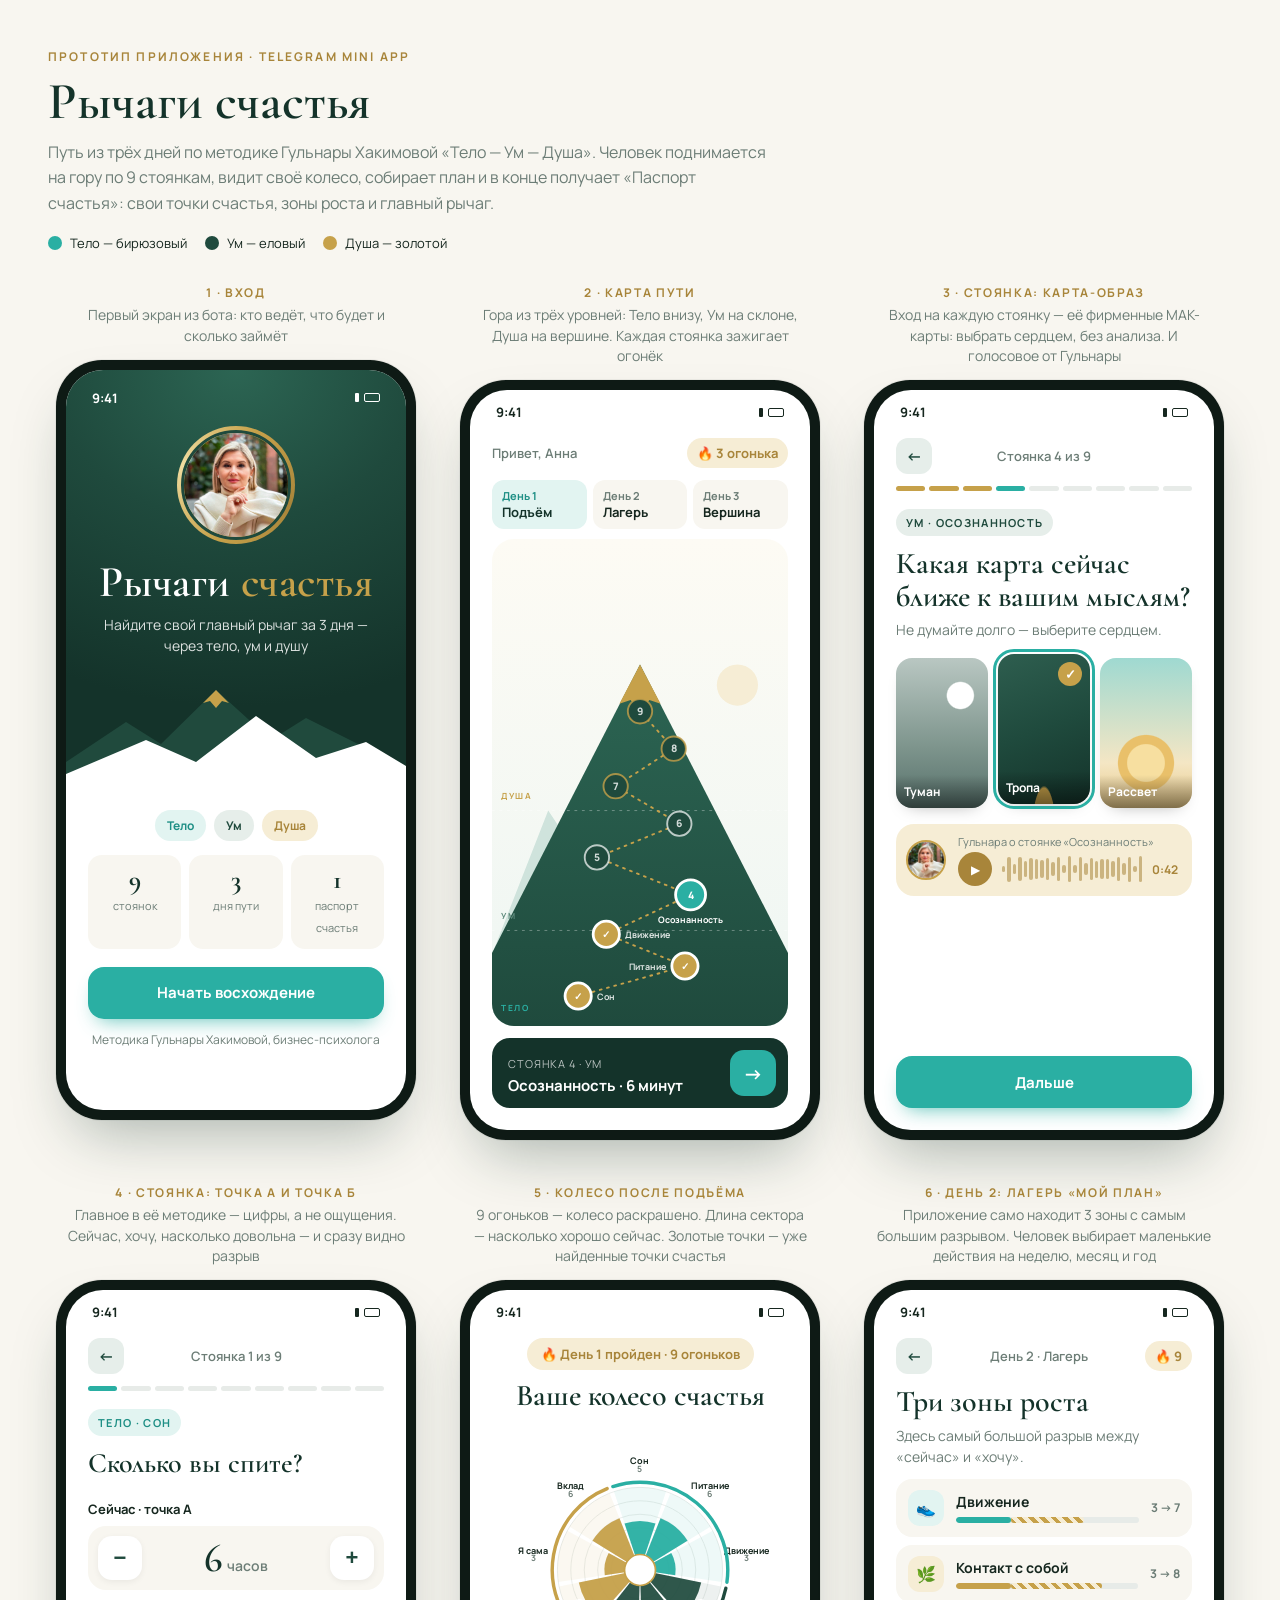
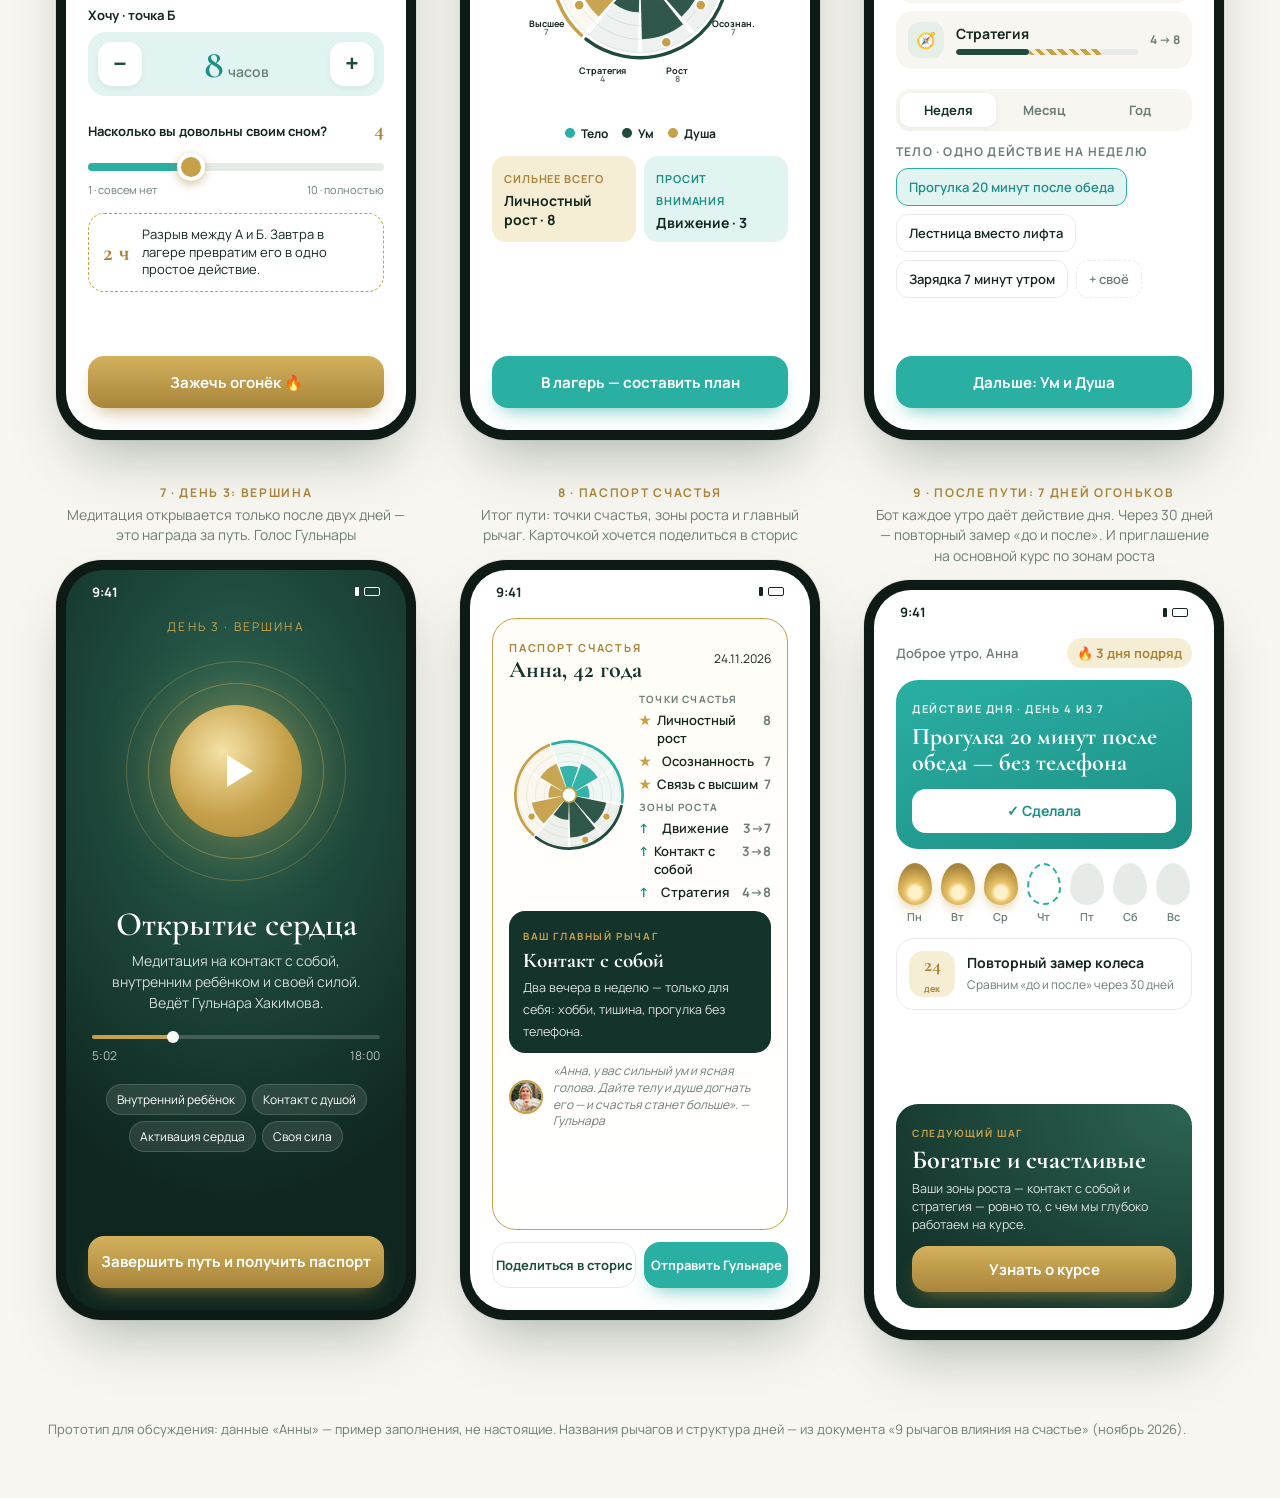
<file: index.html>
<!doctype html>
<html lang="ru">
<head>
<meta charset="utf-8">
<meta name="viewport" content="width=device-width, initial-scale=1">
<meta name="robots" content="noindex, nofollow">
<title>Рычаги счастья — прототип приложения</title>
<link rel="preconnect" href="https://fonts.googleapis.com">
<link href="https://fonts.googleapis.com/css2?family=Cormorant+Garamond:wght@500;600;700&family=Manrope:wght@400;500;600;700&display=swap" rel="stylesheet">
<style>
:root{
  --white:#FFFFFF; --paper:#F8F6F0;
  --tur:#2AAFA3; --tur-deep:#1E8F85; --tur-soft:#E2F4F1;
  --spruce:#1F4A3D; --spruce-deep:#14332A; --spruce-soft:#E6EEEA;
  --gold:#C6A14A; --gold-deep:#A8853A; --gold-soft:#F6EDD5;
  --ink:#16271F; --muted:#6C7D76; --line:#E7EBE8;
  --serif:'Cormorant Garamond', Georgia, serif;
  --sans:'Manrope', -apple-system, 'Segoe UI', sans-serif;
}
*{box-sizing:border-box;margin:0;padding:0}
body{font-family:var(--sans);background:var(--paper);color:var(--ink);-webkit-font-smoothing:antialiased}
.top{max-width:1240px;margin:0 auto;padding:48px 28px 8px}
.top .kicker{font-size:12px;letter-spacing:.18em;text-transform:uppercase;color:var(--gold-deep);font-weight:700}
.top h1{font-family:var(--serif);font-weight:600;font-size:52px;line-height:1.05;color:var(--spruce-deep);margin:10px 0 10px}
.top p{max-width:720px;color:var(--muted);font-size:16px;line-height:1.6}
.legend{display:flex;gap:18px;margin-top:18px;flex-wrap:wrap}
.legend span{display:flex;align-items:center;gap:8px;font-size:13px;color:var(--ink)}
.legend i{width:14px;height:14px;border-radius:50%;display:inline-block}

.gallery{max-width:1240px;margin:0 auto;padding:24px 28px 80px;display:grid;grid-template-columns:repeat(auto-fill,minmax(360px,1fr));gap:44px 28px;justify-items:center}
.slot{display:flex;flex-direction:column;align-items:center;gap:14px}
.cap{text-align:center;max-width:340px}
.cap b{display:block;font-size:12px;letter-spacing:.14em;text-transform:uppercase;color:var(--gold-deep)}
.cap span{display:block;font-size:14px;color:var(--muted);margin-top:4px;line-height:1.45}

.phone{width:360px;height:760px;border-radius:46px;background:#0E1A15;padding:10px;box-shadow:0 30px 60px -20px rgba(20,51,42,.35),0 0 0 1px rgba(0,0,0,.05)}
.screen{position:relative;width:100%;height:100%;border-radius:37px;overflow:hidden;background:var(--white);display:flex;flex-direction:column}
.status{height:44px;flex:none;display:flex;justify-content:space-between;align-items:center;padding:0 26px;font-size:13px;font-weight:700;color:var(--ink)}
.status.light{color:#fff}
.status .icons{display:flex;gap:5px;align-items:center}
.status .icons i{display:block;width:16px;height:9px;border-radius:2px;border:1.5px solid currentColor}
.status .icons s{display:block;width:4px;height:9px;background:currentColor;border-radius:1px;text-decoration:none}
.body{flex:1;overflow:hidden;padding:4px 22px 22px;display:flex;flex-direction:column}

.btn{display:flex;align-items:center;justify-content:center;gap:8px;height:52px;border-radius:16px;font-weight:700;font-size:15px;border:0;cursor:pointer;width:100%;font-family:var(--sans)}
.btn.tur{background:var(--tur);color:#fff;box-shadow:0 10px 20px -10px rgba(42,175,163,.8)}
.btn.gold{background:linear-gradient(180deg,#D4B15C,var(--gold-deep));color:#fff;box-shadow:0 10px 20px -10px rgba(168,133,58,.8)}
.btn.ghost{background:var(--white);color:var(--spruce);border:1.5px solid var(--line)}
.btn:active{transform:scale(.98)}

.navbar{display:flex;align-items:center;justify-content:space-between;margin-bottom:12px}
.navbar .back{width:36px;height:36px;border-radius:12px;background:var(--spruce-soft);display:grid;place-items:center;color:var(--spruce);font-weight:700}
.navbar .step{font-size:13px;color:var(--muted);font-weight:600}
.navbar .fire{display:flex;align-items:center;gap:6px;font-size:13px;font-weight:700;color:var(--gold-deep);background:var(--gold-soft);padding:6px 10px;border-radius:20px}
.segbar{display:grid;grid-template-columns:repeat(9,1fr);gap:4px;margin-bottom:18px}
.segbar i{height:5px;border-radius:3px;background:var(--line)}
.segbar i.done{background:var(--gold)}
.segbar i.now{background:var(--tur)}
.tag{display:inline-flex;align-self:flex-start;align-items:center;gap:6px;font-size:11px;letter-spacing:.12em;text-transform:uppercase;font-weight:700;padding:6px 10px;border-radius:20px}
.tag.tb{background:var(--tur-soft);color:var(--tur-deep)}
.tag.mind{background:var(--spruce-soft);color:var(--spruce)}
.tag.soul{background:var(--gold-soft);color:var(--gold-deep)}
h2.t{font-family:var(--serif);font-weight:600;font-size:30px;line-height:1.08;color:var(--spruce-deep);margin:12px 0 6px}
.sub{font-size:14px;color:var(--muted);line-height:1.5}

/* 1. Старт */
.hero{position:relative;height:420px;flex:none;background:radial-gradient(120% 80% at 50% 0%,#2C6553 0%,var(--spruce) 45%,var(--spruce-deep) 100%);color:#fff;display:flex;flex-direction:column;align-items:center;padding-top:6px;overflow:hidden}
.hero svg.mtn{position:absolute;left:0;right:0;bottom:0;width:100%}
.hero .ph{width:118px;height:118px;border-radius:50%;padding:4px;background:conic-gradient(from 200deg,var(--gold),#F0DCA0,var(--gold),var(--gold-deep),var(--gold));margin-top:6px;z-index:2}
.hero .ph img{width:100%;height:100%;border-radius:50%;object-fit:cover;border:3px solid var(--spruce)}
.hero .brand{font-family:var(--serif);font-size:44px;font-weight:600;letter-spacing:.01em;margin-top:16px;z-index:2;line-height:1}
.hero .brand em{color:var(--gold);font-style:normal}
.hero .slog{font-size:14px;opacity:.85;margin-top:10px;z-index:2;text-align:center;line-height:1.5;padding:0 30px}
.triad{display:flex;gap:8px;justify-content:center;margin:20px 0 14px}
.triad span{font-size:12px;font-weight:700;padding:7px 12px;border-radius:20px}
.facts{display:grid;grid-template-columns:repeat(3,1fr);gap:8px;margin-bottom:18px}
.facts div{background:var(--paper);border-radius:14px;padding:12px 6px;text-align:center}
.facts b{display:block;font-family:var(--serif);font-size:26px;color:var(--spruce-deep);line-height:1}
.facts small{font-size:11px;color:var(--muted)}
.author{font-size:12px;color:var(--muted);text-align:center;margin-top:12px}

/* 2. Карта пути */
.daybar{display:flex;gap:6px;margin-bottom:10px}
.daybar div{flex:1;border-radius:12px;padding:8px 10px;font-size:11px;font-weight:700;color:var(--muted);background:var(--paper)}
.daybar div b{display:block;font-size:13px;color:var(--ink)}
.daybar div.on{background:var(--tur-soft);color:var(--tur-deep)}
.daybar div.on b{color:var(--spruce-deep)}
.mapwrap{flex:1;position:relative;border-radius:22px;overflow:hidden;background:linear-gradient(180deg,#FDFBF4 0%,#EEF6F3 100%)}
.mapwrap svg{width:100%;height:100%;display:block}
.pulse{animation:pulse 1.8s ease-in-out infinite;transform-origin:center;transform-box:fill-box}
@keyframes pulse{0%,100%{opacity:.55;transform:scale(1)}50%{opacity:0;transform:scale(1.9)}}
.nextcard{margin-top:12px;display:flex;align-items:center;gap:12px;background:var(--spruce-deep);color:#fff;border-radius:18px;padding:12px 12px 12px 16px}
.nextcard .txt{flex:1}
.nextcard .txt small{font-size:11px;opacity:.7;letter-spacing:.08em;text-transform:uppercase}
.nextcard .txt b{display:block;font-size:15px;margin-top:2px}
.nextcard .go{width:46px;height:46px;border-radius:14px;background:var(--tur);display:grid;place-items:center;font-size:20px;font-weight:700}

/* 3. Карты-образы */
.cards{display:grid;grid-template-columns:repeat(3,1fr);gap:10px;margin:18px 0 16px}
.mak{position:relative;height:150px;border-radius:16px;overflow:hidden;cursor:pointer;box-shadow:0 8px 18px -12px rgba(0,0,0,.4);transition:.2s}
.mak span{position:absolute;left:0;right:0;bottom:0;padding:8px;font-size:12px;font-weight:700;color:#fff;background:linear-gradient(0deg,rgba(0,0,0,.45),transparent)}
.mak.sel{outline:3px solid var(--tur);outline-offset:2px;transform:translateY(-4px)}
.mak.sel::after{content:"✓";position:absolute;top:8px;right:8px;width:24px;height:24px;border-radius:50%;background:var(--gold);color:#fff;font-size:13px;font-weight:700;display:grid;place-items:center}
.m1{background:radial-gradient(circle at 70% 25%,#fff 0 10%,transparent 11%),linear-gradient(180deg,#B9C7C2,#7D948C 60%,#56706A)}
.m2{background:radial-gradient(ellipse at 50% 120%,#C6A14A 0 18%,transparent 19%),linear-gradient(160deg,#2E5E4F,#1F4A3D 50%,#14332A)}
.m3{background:radial-gradient(circle at 50% 70%,#F7DFA0 0 16%,#E9C06A 17% 24%,transparent 25%),linear-gradient(180deg,#9FD9D1,#F4E6C4 70%,#E8C987)}
.voice{display:flex;align-items:center;gap:12px;background:var(--gold-soft);border-radius:18px;padding:10px 14px 10px 10px;margin-bottom:auto}
.voice .av{width:40px;height:40px;border-radius:50%;object-fit:cover;border:2px solid var(--gold)}
.voice .play{width:34px;height:34px;border-radius:50%;background:var(--gold-deep);color:#fff;display:grid;place-items:center;font-size:12px;flex:none}
.wave{flex:1;display:flex;align-items:center;gap:2px;height:28px}
.wave i{flex:1;background:var(--gold-deep);border-radius:2px;opacity:.55}
.voice small{font-size:12px;color:var(--gold-deep);font-weight:700}
.voice .who{font-size:11px;color:var(--muted);display:block;margin-bottom:3px}

/* 4. Факт в цифрах */
.qlabel{font-size:13px;font-weight:700;color:var(--ink);margin:16px 0 8px}
.stepper{display:flex;align-items:center;justify-content:space-between;background:var(--paper);border-radius:18px;padding:10px}
.stepper button{width:44px;height:44px;border-radius:14px;border:0;background:var(--white);font-size:22px;color:var(--spruce);font-weight:700;box-shadow:0 2px 6px rgba(0,0,0,.06);cursor:pointer}
.stepper .v{font-family:var(--serif);font-size:40px;font-weight:600;color:var(--spruce-deep);line-height:1}
.stepper .v small{font-family:var(--sans);font-size:14px;color:var(--muted);font-weight:600;margin-left:4px}
.stepper.b{background:var(--tur-soft)}
.stepper.b .v{color:var(--tur-deep)}
.rng{margin-top:4px}
.rng input{width:100%;-webkit-appearance:none;appearance:none;height:8px;border-radius:5px;background:linear-gradient(90deg,var(--tur) 0%,var(--tur) var(--p,33%),var(--line) var(--p,33%));outline:none}
.rng input::-webkit-slider-thumb{-webkit-appearance:none;width:28px;height:28px;border-radius:50%;background:var(--gold);border:4px solid #fff;box-shadow:0 3px 10px rgba(168,133,58,.5);cursor:pointer}
.rng .scale{display:flex;justify-content:space-between;font-size:11px;color:var(--muted);margin-top:6px}
.rng .val{font-family:var(--serif);font-size:22px;color:var(--gold-deep);font-weight:700}
.gap{display:flex;align-items:center;gap:12px;margin:16px 0 auto;padding:12px 14px;border-radius:16px;border:1.5px dashed var(--gold)}
.gap b{font-family:var(--serif);font-size:24px;color:var(--gold-deep);white-space:nowrap}
.gap span{font-size:13px;color:var(--ink);line-height:1.35}

/* 5. Колесо */
.wheelbox{display:flex;justify-content:center;margin:6px 0 4px;position:relative}
.wkey{display:flex;justify-content:center;gap:14px;margin:6px 0 14px}
.wkey span{display:flex;align-items:center;gap:6px;font-size:12px;font-weight:700}
.wkey i{width:10px;height:10px;border-radius:50%}
.badge{align-self:center;display:inline-flex;align-items:center;gap:8px;background:var(--gold-soft);color:var(--gold-deep);font-weight:700;font-size:13px;border-radius:20px;padding:7px 14px;margin-bottom:6px}
.minirow{display:grid;grid-template-columns:1fr 1fr;gap:8px;margin-bottom:auto}
.minirow div{border-radius:14px;padding:10px 12px}
.minirow small{font-size:11px;font-weight:700;letter-spacing:.08em;text-transform:uppercase}
.minirow b{display:block;font-size:14px;margin-top:3px}

/* 6. Лагерь */
.zone{display:flex;align-items:center;gap:12px;padding:11px 12px;border-radius:16px;background:var(--paper);margin-bottom:8px}
.zone .ic{width:36px;height:36px;border-radius:12px;display:grid;place-items:center;font-size:16px;flex:none}
.zone .info{flex:1}
.zone .info b{font-size:14px;display:block}
.zone .bar{height:6px;border-radius:4px;background:var(--line);margin-top:6px;position:relative;overflow:hidden}
.zone .bar i{position:absolute;left:0;top:0;bottom:0;border-radius:4px}
.zone .bar s{position:absolute;top:0;bottom:0;border-radius:4px;background:repeating-linear-gradient(45deg,var(--gold) 0 4px,var(--gold-soft) 4px 8px);text-decoration:none}
.zone .ab{font-size:12px;font-weight:700;color:var(--muted);white-space:nowrap}
.tabs{display:flex;background:var(--paper);border-radius:14px;padding:4px;margin:12px 0 10px}
.tabs span{flex:1;text-align:center;font-size:13px;font-weight:700;padding:8px 0;border-radius:10px;color:var(--muted)}
.tabs span.on{background:var(--white);color:var(--spruce-deep);box-shadow:0 2px 6px rgba(0,0,0,.06)}
.chips{display:flex;flex-wrap:wrap;gap:8px;margin-bottom:auto}
.chip{font-size:13px;font-weight:600;padding:9px 12px;border-radius:12px;border:1.5px solid var(--line);color:var(--ink);cursor:pointer}
.chip.on{border-color:var(--tur);background:var(--tur-soft);color:var(--tur-deep)}
.chip.add{border-style:dashed;color:var(--muted)}
.minihead{font-size:12px;font-weight:700;letter-spacing:.1em;text-transform:uppercase;color:var(--muted);margin:2px 0 8px}

/* 7. Вершина */
.summit{background:radial-gradient(90% 60% at 50% 25%,#2F6B58 0%,var(--spruce) 40%,#0F2720 100%);color:#fff}
.summit .sun{position:relative;width:220px;height:220px;margin:26px auto 18px;display:grid;place-items:center}
.summit .sun .ring{position:absolute;inset:0;border-radius:50%;border:1.5px solid rgba(198,161,74,.35)}
.summit .sun .ring.r2{inset:22px;border-color:rgba(198,161,74,.5)}
.summit .sun .core{width:132px;height:132px;border-radius:50%;background:radial-gradient(circle at 40% 35%,#F5E2A6,var(--gold) 55%,var(--gold-deep));box-shadow:0 0 60px 10px rgba(198,161,74,.45);display:grid;place-items:center}
.summit .sun .core span{width:0;height:0;border-left:26px solid #fff;border-top:16px solid transparent;border-bottom:16px solid transparent;margin-left:8px}
.summit .lab{text-align:center;font-size:12px;letter-spacing:.18em;text-transform:uppercase;color:var(--gold)}
.summit h2{font-family:var(--serif);font-weight:600;font-size:34px;text-align:center;line-height:1.05;margin:8px 0}
.summit p{text-align:center;font-size:14px;opacity:.8;line-height:1.5;padding:0 6px}
.timeline{margin:22px 4px 0}
.timeline .tr{height:4px;background:rgba(255,255,255,.18);border-radius:3px;position:relative}
.timeline .tr i{position:absolute;left:0;top:0;bottom:0;width:28%;background:var(--gold);border-radius:3px}
.timeline .tr i::after{content:"";position:absolute;right:-6px;top:-4px;width:12px;height:12px;border-radius:50%;background:#fff}
.timeline .tt{display:flex;justify-content:space-between;font-size:12px;opacity:.7;margin-top:8px}
.themes{display:flex;flex-wrap:wrap;gap:6px;justify-content:center;margin:20px 0 auto}
.themes span{font-size:12px;padding:6px 10px;border-radius:20px;background:rgba(255,255,255,.1);border:1px solid rgba(255,255,255,.15)}

/* 8. Паспорт */
.passport{flex:1;border-radius:24px;border:1.5px solid var(--gold);background:linear-gradient(180deg,#FFFDF7,#fff);padding:16px 16px 14px;display:flex;flex-direction:column;position:relative}
.passport .ph{display:flex;align-items:center;justify-content:space-between}
.passport .ph small{font-size:11px;letter-spacing:.16em;text-transform:uppercase;color:var(--gold-deep);font-weight:700}
.passport .ph b{font-family:var(--serif);font-size:24px;color:var(--spruce-deep);display:block;line-height:1.05}
.pgrid{display:grid;grid-template-columns:120px 1fr;gap:10px;align-items:center;margin:8px 0 10px}
.plist{display:flex;flex-direction:column;gap:5px}
.plist small{font-size:10px;letter-spacing:.12em;text-transform:uppercase;font-weight:700;color:var(--muted);margin-top:2px}
.plist div{font-size:13px;font-weight:600;display:flex;justify-content:space-between;gap:6px}
.plist div em{font-style:normal;color:var(--muted);font-weight:700}
.plist .star::before{content:"★ ";color:var(--gold)}
.plist .grow::before{content:"↑ ";color:var(--tur-deep);font-weight:800}
.mainlever{background:var(--spruce-deep);color:#fff;border-radius:16px;padding:12px 14px}
.mainlever small{font-size:10px;letter-spacing:.16em;text-transform:uppercase;color:var(--gold);font-weight:700}
.mainlever b{display:block;font-family:var(--serif);font-size:21px;line-height:1.1;margin:4px 0 3px}
.mainlever span{font-size:12.5px;opacity:.85}
.sign{display:flex;align-items:center;gap:10px;margin-top:10px}
.sign img{width:34px;height:34px;border-radius:50%;object-fit:cover;border:2px solid var(--gold)}
.sign p{font-size:12px;color:var(--muted);line-height:1.4;font-style:italic}
.duo{display:grid;grid-template-columns:1fr 1fr;gap:8px;margin-top:12px}
.duo .btn{height:46px;font-size:13px}

/* 9. После */
.today{background:linear-gradient(160deg,var(--tur),var(--tur-deep));color:#fff;border-radius:22px;padding:16px;margin-bottom:14px}
.today small{font-size:11px;letter-spacing:.14em;text-transform:uppercase;opacity:.85;font-weight:700}
.today b{display:block;font-family:var(--serif);font-size:24px;line-height:1.1;margin:6px 0 12px}
.today .done{background:#fff;color:var(--tur-deep);border-radius:14px;height:44px;display:flex;align-items:center;justify-content:center;gap:8px;font-weight:700;font-size:14px}
.streak{display:grid;grid-template-columns:repeat(7,1fr);gap:6px;margin-bottom:14px}
.streak div{text-align:center;font-size:11px;color:var(--muted);font-weight:600}
.streak .fl{width:34px;height:42px;margin:0 auto 4px;border-radius:50% 50% 50% 50%/60% 60% 40% 40%;background:var(--line)}
.streak .fl.on{background:radial-gradient(circle at 50% 70%,#FFF1C9 0 18%,#E8C266 30%,var(--gold-deep) 75%);box-shadow:0 6px 14px -6px rgba(198,161,74,.9)}
.streak .fl.now{background:#fff;border:2px dashed var(--tur)}
.again{display:flex;gap:12px;align-items:center;border:1.5px solid var(--line);border-radius:18px;padding:12px;margin-bottom:12px}
.again .cal{width:46px;height:46px;border-radius:14px;background:var(--gold-soft);color:var(--gold-deep);display:grid;place-items:center;font-family:var(--serif);font-weight:700;font-size:20px;line-height:1;text-align:center}
.again .cal small{font-family:var(--sans);font-size:9px;display:block;font-weight:700}
.again b{font-size:14px;display:block}
.again span{font-size:12px;color:var(--muted)}
.course{margin-top:auto;border-radius:22px;padding:16px;background:radial-gradient(120% 120% at 100% 0%,#2C6553,var(--spruce-deep));color:#fff}
.course small{font-size:10px;letter-spacing:.16em;text-transform:uppercase;color:var(--gold);font-weight:700}
.course b{display:block;font-family:var(--serif);font-size:26px;line-height:1.05;margin:4px 0 6px}
.course p{font-size:12.5px;opacity:.85;line-height:1.45;margin-bottom:12px}
.course .btn{height:46px}
@media (max-width:440px){
  .top{padding:32px 18px 4px}
  .top h1{font-size:42px}
  .gallery{padding:18px 10px 60px;grid-template-columns:1fr;gap:36px}
  .slot{width:100%}
  .phone{width:100%;max-width:400px;padding:6px;border-radius:38px}
  .screen{border-radius:32px}
}
.foot{max-width:1240px;margin:0 auto;padding:0 28px 60px;color:var(--muted);font-size:13px}
</style>
</head>
<body>

<header class="top">
  <div class="kicker">Прототип приложения · Telegram mini app</div>
  <h1>Рычаги счастья</h1>
  <p>Путь из трёх дней по методике Гульнары Хакимовой «Тело — Ум — Душа». Человек поднимается на гору по 9 стоянкам, видит своё колесо, собирает план и в конце получает «Паспорт счастья»: свои точки счастья, зоны роста и главный рычаг.</p>
  <div class="legend">
    <span><i style="background:var(--tur)"></i>Тело — бирюзовый</span>
    <span><i style="background:var(--spruce)"></i>Ум — еловый</span>
    <span><i style="background:var(--gold)"></i>Душа — золотой</span>
  </div>
</header>

<main class="gallery">

<!-- 1 СТАРТ -->
<div class="slot">
  <div class="cap"><b>1 · Вход</b><span>Первый экран из бота: кто ведёт, что будет и сколько займёт</span></div>
  <div class="phone"><div class="screen">
    <div class="hero">
      <div class="status light" style="width:100%"><span>9:41</span><span class="icons"><s></s><i></i></span></div>
      <div class="ph"><img src="gulnara.jpg" alt="Гульнара Хакимова"></div>
      <div class="brand">Рычаги <em>счастья</em></div>
      <div class="slog">Найдите свой главный рычаг за 3 дня — через тело, ум и душу</div>
      <svg class="mtn" viewBox="0 0 340 120" preserveAspectRatio="none">
        <path d="M0 120 L0 92 L60 52 L95 74 L150 20 L205 70 L240 48 L340 98 L340 120Z" fill="#2A5E4E" opacity=".55"/>
        <path d="M0 120 L0 104 L80 70 L130 92 L190 46 L250 88 L300 72 L340 96 L340 120Z" fill="#fff"/>
        <path d="M150 20 L163 33 L156 31 L150 38 L144 31 L137 33Z" fill="#C6A14A"/>
      </svg>
    </div>
    <div class="body" style="padding-top:0">
      <div class="triad">
        <span style="background:var(--tur-soft);color:var(--tur-deep)">Тело</span>
        <span style="background:var(--spruce-soft);color:var(--spruce)">Ум</span>
        <span style="background:var(--gold-soft);color:var(--gold-deep)">Душа</span>
      </div>
      <div class="facts">
        <div><b>9</b><small>стоянок</small></div>
        <div><b>3</b><small>дня пути</small></div>
        <div><b>1</b><small>паспорт счастья</small></div>
      </div>
      <button class="btn tur">Начать восхождение</button>
      <div class="author">Методика Гульнары Хакимовой, бизнес-психолога</div>
    </div>
  </div></div>
</div>

<!-- 2 КАРТА ПУТИ -->
<div class="slot">
  <div class="cap"><b>2 · Карта пути</b><span>Гора из трёх уровней: Тело внизу, Ум на склоне, Душа на вершине. Каждая стоянка зажигает огонёк</span></div>
  <div class="phone"><div class="screen">
    <div class="status"><span>9:41</span><span class="icons"><s></s><i></i></span></div>
    <div class="body">
      <div class="navbar"><div class="step">Привет, Анна</div><div class="fire">🔥 3 огонька</div></div>
      <div class="daybar">
        <div class="on">День 1<b>Подъём</b></div>
        <div>День 2<b>Лагерь</b></div>
        <div>День 3<b>Вершина</b></div>
      </div>
      <div class="mapwrap">
        <svg viewBox="0 0 316 420" preserveAspectRatio="xMidYMax meet">
          <defs>
            <linearGradient id="mg" x1="0" y1="0" x2="0" y2="1"><stop offset="0" stop-color="#2C6553"/><stop offset="1" stop-color="#1F4A3D"/></linearGradient>
          </defs>
          <circle cx="262" cy="56" r="22" fill="#F6EDD5"/>
          <path d="M-30 420 L60 190 L120 280 L200 150 L360 420Z" fill="#CFE3DC"/>
          <path d="M-40 420 L158 34 L356 420Z" fill="url(#mg)"/>
          <path d="M158 34 L180 76 L168 72 L158 86 L148 72 L136 76Z" fill="#C6A14A"/>
          <line x1="0" y1="318" x2="316" y2="318" stroke="#fff" stroke-opacity=".35" stroke-dasharray="3 5"/>
          <line x1="0" y1="190" x2="316" y2="190" stroke="#fff" stroke-opacity=".35" stroke-dasharray="3 5"/>
          <g font-family="Manrope" font-size="9" font-weight="700" letter-spacing="1.5">
            <text x="10" y="404" fill="#2AAFA3">ТЕЛО</text>
            <text x="10" y="306" fill="#5E8A7C">УМ</text>
            <text x="10" y="178" fill="#C6A14A">ДУША</text>
          </g>
          <polyline points="92,388 206,356 122,322 212,280 112,240 200,204 132,164 194,124 158,84" fill="none" stroke="#C6A14A" stroke-width="2" stroke-dasharray="2 6" stroke-linecap="round"/>
          <!-- пройдено -->
          <g font-family="Manrope" font-weight="800" font-size="11" text-anchor="middle">
            <circle cx="92" cy="388" r="14" fill="#C6A14A" stroke="#fff" stroke-width="3"/><text x="92" y="392" fill="#fff">✓</text>
            <circle cx="206" cy="356" r="14" fill="#C6A14A" stroke="#fff" stroke-width="3"/><text x="206" y="360" fill="#fff">✓</text>
            <circle cx="122" cy="322" r="14" fill="#C6A14A" stroke="#fff" stroke-width="3"/><text x="122" y="326" fill="#fff">✓</text>
            <!-- текущая -->
            <circle cx="212" cy="280" r="16" fill="#2AAFA3" class="pulse"/>
            <circle cx="212" cy="280" r="16" fill="#2AAFA3" stroke="#fff" stroke-width="3"/><text x="212" y="284" fill="#fff">4</text>
            <!-- впереди -->
            <circle cx="112" cy="240" r="13" fill="#1F4A3D" stroke="#fff" stroke-opacity=".7" stroke-width="2"/><text x="112" y="244" fill="#fff" opacity=".8">5</text>
            <circle cx="200" cy="204" r="13" fill="#1F4A3D" stroke="#fff" stroke-opacity=".7" stroke-width="2"/><text x="200" y="208" fill="#fff" opacity=".8">6</text>
            <circle cx="132" cy="164" r="13" fill="#1F4A3D" stroke="#C6A14A" stroke-opacity=".8" stroke-width="2"/><text x="132" y="168" fill="#fff" opacity=".8">7</text>
            <circle cx="194" cy="124" r="13" fill="#1F4A3D" stroke="#C6A14A" stroke-opacity=".8" stroke-width="2"/><text x="194" y="128" fill="#fff" opacity=".8">8</text>
            <circle cx="158" cy="84" r="13" fill="#1F4A3D" stroke="#C6A14A" stroke-opacity=".8" stroke-width="2"/><text x="158" y="88" fill="#fff" opacity=".8">9</text>
          </g>
          <g font-family="Manrope" font-size="9.5" font-weight="700" fill="#fff">
            <text x="212" y="310" text-anchor="middle" fill="#fff">Осознанность</text>
            <text x="112" y="392" fill="#fff" opacity=".85">Сон</text>
            <text x="186" y="360" text-anchor="end" fill="#fff" opacity=".85">Питание</text>
            <text x="142" y="326" fill="#fff" opacity=".85">Движение</text>
          </g>
        </svg>
      </div>
      <div class="nextcard">
        <div class="txt"><small>Стоянка 4 · Ум</small><b>Осознанность · 6 минут</b></div>
        <div class="go">→</div>
      </div>
    </div>
  </div></div>
</div>

<!-- 3 КАРТА-ОБРАЗ -->
<div class="slot">
  <div class="cap"><b>3 · Стоянка: карта-образ</b><span>Вход на каждую стоянку — её фирменные МАК-карты: выбрать сердцем, без анализа. И голосовое от Гульнары</span></div>
  <div class="phone"><div class="screen">
    <div class="status"><span>9:41</span><span class="icons"><s></s><i></i></span></div>
    <div class="body">
      <div class="navbar"><div class="back">←</div><div class="step">Стоянка 4 из 9</div><div style="width:36px"></div></div>
      <div class="segbar"><i class="done"></i><i class="done"></i><i class="done"></i><i class="now"></i><i></i><i></i><i></i><i></i><i></i></div>
      <span class="tag mind">Ум · Осознанность</span>
      <h2 class="t">Какая карта сейчас ближе к вашим мыслям?</h2>
      <p class="sub">Не думайте долго — выберите сердцем.</p>
      <div class="cards" data-cards>
        <div class="mak m1"><span>Туман</span></div>
        <div class="mak m2 sel"><span>Тропа</span></div>
        <div class="mak m3"><span>Рассвет</span></div>
      </div>
      <div class="voice">
        <img class="av" src="gulnara.jpg" alt="">
        <div style="flex:1">
          <span class="who">Гульнара о стоянке «Осознанность»</span>
          <div style="display:flex;align-items:center;gap:10px">
            <div class="play">▶</div>
            <div class="wave" data-wave></div>
            <small>0:42</small>
          </div>
        </div>
      </div>
      <button class="btn tur" style="margin-top:16px">Дальше</button>
    </div>
  </div></div>
</div>

<!-- 4 ФАКТ В ЦИФРАХ -->
<div class="slot">
  <div class="cap"><b>4 · Стоянка: точка А и точка Б</b><span>Главное в её методике — цифры, а не ощущения. Сейчас, хочу, насколько довольна — и сразу видно разрыв</span></div>
  <div class="phone"><div class="screen">
    <div class="status"><span>9:41</span><span class="icons"><s></s><i></i></span></div>
    <div class="body">
      <div class="navbar"><div class="back">←</div><div class="step">Стоянка 1 из 9</div><div style="width:36px"></div></div>
      <div class="segbar"><i class="now"></i><i></i><i></i><i></i><i></i><i></i><i></i><i></i><i></i></div>
      <span class="tag tb">Тело · Сон</span>
      <h2 class="t" style="font-size:28px">Сколько вы спите?</h2>
      <div class="qlabel">Сейчас · точка А</div>
      <div class="stepper" data-step="a"><button>−</button><div class="v"><span>6</span><small>часов</small></div><button>+</button></div>
      <div class="qlabel">Хочу · точка Б</div>
      <div class="stepper b" data-step="b"><button>−</button><div class="v"><span>8</span><small>часов</small></div><button>+</button></div>
      <div class="qlabel" style="display:flex;justify-content:space-between;align-items:baseline">Насколько вы довольны своим сном? <span class="rng"><span class="val" data-rv>4</span></span></div>
      <div class="rng"><input type="range" min="1" max="10" value="4" data-range><div class="scale"><span>1 · совсем нет</span><span>10 · полностью</span></div></div>
      <div class="gap"><b data-gap>2 ч</b><span>Разрыв между А и Б. Завтра в лагере превратим его в одно простое действие.</span></div>
      <button class="btn gold" style="margin-top:14px">Зажечь огонёк 🔥</button>
    </div>
  </div></div>
</div>

<!-- 5 КОЛЕСО -->
<div class="slot">
  <div class="cap"><b>5 · Колесо после подъёма</b><span>9 огоньков — колесо раскрашено. Длина сектора — насколько хорошо сейчас. Золотые точки — уже найденные точки счастья</span></div>
  <div class="phone"><div class="screen">
    <div class="status"><span>9:41</span><span class="icons"><s></s><i></i></span></div>
    <div class="body">
      <span class="badge">🔥 День 1 пройден · 9 огоньков</span>
      <h2 class="t" style="text-align:center;margin-top:4px">Ваше колесо счастья</h2>
      <div class="wheelbox"><svg data-wheel="big" width="304" height="290" viewBox="-22 0 344 300"></svg></div>
      <div class="wkey">
        <span><i style="background:var(--tur)"></i>Тело</span>
        <span><i style="background:var(--spruce)"></i>Ум</span>
        <span><i style="background:var(--gold)"></i>Душа</span>
      </div>
      <div class="minirow">
        <div style="background:var(--gold-soft)"><small style="color:var(--gold-deep)">Сильнее всего</small><b>Личностный рост · 8</b></div>
        <div style="background:var(--tur-soft)"><small style="color:var(--tur-deep)">Просит внимания</small><b>Движение · 3</b></div>
      </div>
      <button class="btn tur" style="margin-top:14px">В лагерь — составить план</button>
    </div>
  </div></div>
</div>

<!-- 6 ЛАГЕРЬ -->
<div class="slot">
  <div class="cap"><b>6 · День 2: лагерь «Мой план»</b><span>Приложение само находит 3 зоны с самым большим разрывом. Человек выбирает маленькие действия на неделю, месяц и год</span></div>
  <div class="phone"><div class="screen">
    <div class="status"><span>9:41</span><span class="icons"><s></s><i></i></span></div>
    <div class="body">
      <div class="navbar"><div class="back">←</div><div class="step">День 2 · Лагерь</div><div class="fire">🔥 9</div></div>
      <h2 class="t" style="margin-top:0">Три зоны роста</h2>
      <p class="sub" style="margin-bottom:12px">Здесь самый большой разрыв между «сейчас» и «хочу».</p>
      <div class="zone"><div class="ic" style="background:var(--tur-soft)">👟</div><div class="info"><b>Движение</b><div class="bar"><i style="width:30%;background:var(--tur)"></i><s style="left:30%;width:40%"></s></div></div><div class="ab">3 → 7</div></div>
      <div class="zone"><div class="ic" style="background:var(--gold-soft)">🌿</div><div class="info"><b>Контакт с собой</b><div class="bar"><i style="width:30%;background:var(--gold)"></i><s style="left:30%;width:50%"></s></div></div><div class="ab">3 → 8</div></div>
      <div class="zone"><div class="ic" style="background:var(--spruce-soft)">🧭</div><div class="info"><b>Стратегия</b><div class="bar"><i style="width:40%;background:var(--spruce)"></i><s style="left:40%;width:40%"></s></div></div><div class="ab">4 → 8</div></div>
      <div class="tabs" data-tabs><span class="on">Неделя</span><span>Месяц</span><span>Год</span></div>
      <div class="minihead">Тело · одно действие на неделю</div>
      <div class="chips" data-chips>
        <span class="chip on">Прогулка 20 минут после обеда</span>
        <span class="chip">Лестница вместо лифта</span>
        <span class="chip">Зарядка 7 минут утром</span>
        <span class="chip add">+ своё</span>
      </div>
      <button class="btn tur" style="margin-top:12px">Дальше: Ум и Душа</button>
    </div>
  </div></div>
</div>

<!-- 7 ВЕРШИНА -->
<div class="slot">
  <div class="cap"><b>7 · День 3: вершина</b><span>Медитация открывается только после двух дней — это награда за путь. Голос Гульнары</span></div>
  <div class="phone"><div class="screen summit">
    <div class="status light"><span>9:41</span><span class="icons"><s></s><i></i></span></div>
    <div class="body">
      <div class="lab">День 3 · Вершина</div>
      <div class="sun"><div class="ring"></div><div class="ring r2"></div><div class="core"><span></span></div></div>
      <h2>Открытие сердца</h2>
      <p>Медитация на контакт с собой, внутренним ребёнком и своей силой. Ведёт Гульнара Хакимова.</p>
      <div class="timeline"><div class="tr"><i></i></div><div class="tt"><span>5:02</span><span>18:00</span></div></div>
      <div class="themes"><span>Внутренний ребёнок</span><span>Контакт с душой</span><span>Активация сердца</span><span>Своя сила</span></div>
      <button class="btn gold">Завершить путь и получить паспорт</button>
    </div>
  </div></div>
</div>

<!-- 8 ПАСПОРТ -->
<div class="slot">
  <div class="cap"><b>8 · Паспорт счастья</b><span>Итог пути: точки счастья, зоны роста и главный рычаг. Карточкой хочется поделиться в сторис</span></div>
  <div class="phone"><div class="screen">
    <div class="status"><span>9:41</span><span class="icons"><s></s><i></i></span></div>
    <div class="body">
      <div class="passport">
        <div class="ph"><div><small>Паспорт счастья</small><b>Анна, 42 года</b></div><div class="fire" style="font-size:12px">24.11.2026</div></div>
        <div class="pgrid">
          <svg data-wheel="mini" width="120" height="120" viewBox="0 0 300 300"></svg>
          <div class="plist">
            <small>Точки счастья</small>
            <div class="star">Личностный рост <em>8</em></div>
            <div class="star">Осознанность <em>7</em></div>
            <div class="star">Связь с высшим <em>7</em></div>
            <small>Зоны роста</small>
            <div class="grow">Движение <em>3→7</em></div>
            <div class="grow">Контакт с собой <em>3→8</em></div>
            <div class="grow">Стратегия <em>4→8</em></div>
          </div>
        </div>
        <div class="mainlever">
          <small>Ваш главный рычаг</small>
          <b>Контакт с собой</b>
          <span>Два вечера в неделю — только для себя: хобби, тишина, прогулка без телефона.</span>
        </div>
        <div class="sign"><img src="gulnara.jpg" alt=""><p>«Анна, у вас сильный ум и ясная голова. Дайте телу и душе догнать его — и счастья станет больше». — Гульнара</p></div>
      </div>
      <div class="duo">
        <button class="btn ghost">Поделиться в сторис</button>
        <button class="btn tur">Отправить Гульнаре</button>
      </div>
    </div>
  </div></div>
</div>

<!-- 9 ПОСЛЕ -->
<div class="slot">
  <div class="cap"><b>9 · После пути: 7 дней огоньков</b><span>Бот каждое утро даёт действие дня. Через 30 дней — повторный замер «до и после». И приглашение на основной курс по зонам роста</span></div>
  <div class="phone"><div class="screen">
    <div class="status"><span>9:41</span><span class="icons"><s></s><i></i></span></div>
    <div class="body">
      <div class="navbar"><div class="step">Доброе утро, Анна</div><div class="fire">🔥 3 дня подряд</div></div>
      <div class="today">
        <small>Действие дня · День 4 из 7</small>
        <b>Прогулка 20 минут после обеда — без телефона</b>
        <div class="done">✓ Сделала</div>
      </div>
      <div class="streak">
        <div><div class="fl on"></div>Пн</div><div><div class="fl on"></div>Вт</div><div><div class="fl on"></div>Ср</div><div><div class="fl now"></div>Чт</div><div><div class="fl"></div>Пт</div><div><div class="fl"></div>Сб</div><div><div class="fl"></div>Вс</div>
      </div>
      <div class="again"><div class="cal">24<small>дек</small></div><div><b>Повторный замер колеса</b><span>Сравним «до и после» через 30 дней</span></div></div>
      <div class="course">
        <small>Следующий шаг</small>
        <b>Богатые и счастливые</b>
        <p>Ваши зоны роста — контакт с собой и стратегия — ровно то, с чем мы глубоко работаем на курсе.</p>
        <button class="btn gold">Узнать о курсе</button>
      </div>
    </div>
  </div></div>
</div>

</main>
<p class="foot">Прототип для обсуждения: данные «Анны» — пример заполнения, не настоящие. Названия рычагов и структура дней — из документа «9 рычагов влияния на счастье» (ноябрь 2026).</p>

<script>
// Колесо счастья: 9 секторов, длина = насколько хорошо сейчас (1–10)
const LEVERS=[
 ['Сон',5,'#2AAFA3'],['Питание',6,'#2AAFA3'],['Движение',3,'#2AAFA3'],
 ['Осознан.',7,'#1F4A3D'],['Рост',8,'#1F4A3D'],['Стратегия',4,'#1F4A3D'],
 ['Высшее',7,'#C6A14A'],['Я сама',3,'#C6A14A'],['Вклад',6,'#C6A14A']];
const TOP=[4,3,6];
function pt(cx,cy,r,a){const t=a*Math.PI/180;return [cx+r*Math.cos(t),cy+r*Math.sin(t)]}
function arc(cx,cy,r,a0,a1){const [x0,y0]=pt(cx,cy,r,a0),[x1,y1]=pt(cx,cy,r,a1);return `M${cx},${cy} L${x0},${y0} A${r},${r} 0 0 1 ${x1},${y1} Z`}
function ring(cx,cy,r,a0,a1){const [x0,y0]=pt(cx,cy,r,a0),[x1,y1]=pt(cx,cy,r,a1);return `M${x0},${y0} A${r},${r} 0 0 1 ${x1},${y1}`}
document.querySelectorAll('[data-wheel]').forEach(svg=>{
  const big=svg.dataset.wheel==='big', cx=150,cy=150,R=big?96:128,r0=18;
  let h='';
  for(let k=1;k<=5;k++) h+=`<circle cx="${cx}" cy="${cy}" r="${r0+(R-r0)*k/5}" fill="none" stroke="#E7EBE8" stroke-width="${big?1:2}"/>`;
  LEVERS.forEach((l,i)=>{
    const a0=-110+i*40+1.6,a1=a0+40-3.2,rr=r0+(R-r0)*l[1]/10;
    h+=`<path d="${arc(cx,cy,R,a0,a1)}" fill="${l[2]}" opacity=".08"/>`;
    h+=`<path d="${arc(cx,cy,rr,a0,a1)}" fill="${l[2]}" opacity="${l[2]==='#1F4A3D'?.92:.95}"/>`;
    if(TOP.includes(i)){const [x,y]=pt(cx,cy,rr+ (big?9:13),(a0+a1)/2);h+=`<circle cx="${x}" cy="${y}" r="${big?6:9}" fill="#C6A14A" stroke="#fff" stroke-width="2"/>`}
    if(big){const [lx,ly]=pt(cx,cy,R+30,(a0+a1)/2);h+=`<text x="${lx}" y="${ly}" text-anchor="middle" dominant-baseline="middle" font-family="Manrope" font-size="10.5" font-weight="700" fill="#16271F">${l[0]}</text><text x="${lx}" y="${ly+12}" text-anchor="middle" font-family="Manrope" font-size="10" font-weight="700" fill="#6C7D76">${l[1]}</text>`}
  });
  const sph=[['#2AAFA3',-110],['#1F4A3D',10],['#C6A14A',130]];
  sph.forEach(([c,a])=>{h+=`<path d="${ring(cx,cy,R+6,a+2,a+118)}" fill="none" stroke="${c}" stroke-width="${big?4:7}" stroke-linecap="round"/>`});
  h+=`<circle cx="${cx}" cy="${cy}" r="${r0}" fill="#fff" stroke="#C6A14A" stroke-width="${big?2:4}"/>`;
  svg.innerHTML=h;
});
// волна голосового
document.querySelectorAll('[data-wave]').forEach(w=>{let s='';for(let i=0;i<26;i++){const h=20+Math.abs(Math.sin(i*1.7))*70;s+=`<i style="height:${h}%"></i>`}w.innerHTML=s});
// выбор карты
document.querySelectorAll('[data-cards] .mak').forEach(c=>c.onclick=()=>{c.parentNode.querySelectorAll('.mak').forEach(x=>x.classList.remove('sel'));c.classList.add('sel')});
// степперы и разрыв
const st={a:6,b:8};
function upd(){document.querySelector('[data-gap]').textContent=Math.max(0,st.b-st.a)+' ч'}
document.querySelectorAll('[data-step]').forEach(s=>{const k=s.dataset.step,[m,p]=s.querySelectorAll('button'),v=s.querySelector('.v span');
  m.onclick=()=>{st[k]=Math.max(3,st[k]-1);v.textContent=st[k];upd()};p.onclick=()=>{st[k]=Math.min(12,st[k]+1);v.textContent=st[k];upd()}});
const rg=document.querySelector('[data-range]'),rv=document.querySelector('[data-rv]');
function rgu(){rg.style.setProperty('--p',((rg.value-1)/9*100)+'%');rv.textContent=rg.value}rg.oninput=rgu;rgu();
document.querySelectorAll('[data-chips] .chip:not(.add)').forEach(c=>c.onclick=()=>{c.parentNode.querySelectorAll('.chip').forEach(x=>x.classList.remove('on'));c.classList.add('on')});
document.querySelectorAll('[data-tabs] span').forEach(t=>t.onclick=()=>{t.parentNode.querySelectorAll('span').forEach(x=>x.classList.remove('on'));t.classList.add('on')});
</script>
</body>
</html>
</file>
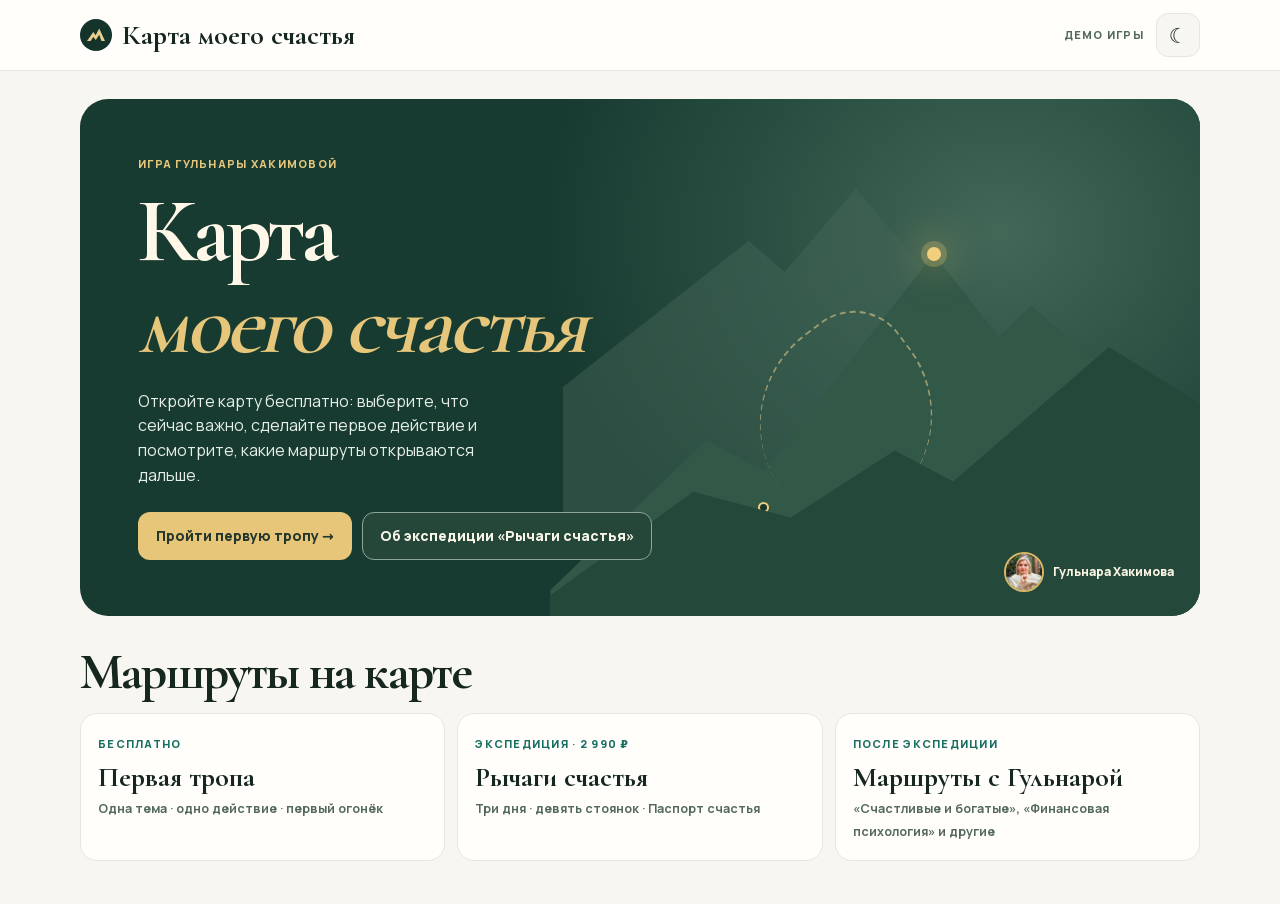
<file: expedition/index.html>
<!doctype html>
<html lang="ru" data-theme="light">
<head>
  <meta charset="utf-8">
  <meta name="viewport" content="width=device-width, initial-scale=1">
  <meta name="theme-color" content="#14332a">
  <meta name="robots" content="noindex">
  <title>Карта моего счастья · игра Гульнары Хакимовой</title>
  <link rel="icon" href="../gulnara.jpg" type="image/jpeg">
  <link rel="stylesheet" href="fonts/fonts.css">
  <link rel="stylesheet" href="style.css?v=2">
  <script src="app.js?v=4" defer></script>
</head>
<body>
  <header class="top"><div class="wrap top-inner">
    <a class="brand" href="#start"><span class="brand-icon" aria-hidden="true"></span>Карта моего счастья</a>
    <div class="top-actions"><span class="demo">Демо игры</span><button class="icon" type="button" id="theme" aria-label="Включить тёмную тему">☾</button></div>
  </div></header>
  <main class="wrap">
    <div id="screen"></div>
    <p id="notice" class="sr" role="status"></p>
  </main>
</body>
</html>
</file>
<file: expedition/fonts/fonts.css>
/* cyrillic */
@font-face {
  font-family: 'Cormorant Garamond';
  font-style: normal;
  font-weight: 500;
  font-display: swap;
  src: url(a10288635e25bc53.woff2) format('woff2');
  unicode-range: U+0301, U+0400-045F, U+0490-0491, U+04B0-04B1, U+2116;
}
/* latin */
@font-face {
  font-family: 'Cormorant Garamond';
  font-style: normal;
  font-weight: 500;
  font-display: swap;
  src: url(ac5feb95324d5827.woff2) format('woff2');
  unicode-range: U+0000-00FF, U+0131, U+0152-0153, U+02BB-02BC, U+02C6, U+02DA, U+02DC, U+0304, U+0308, U+0329, U+2000-206F, U+20AC, U+2122, U+2191, U+2193, U+2212, U+2215, U+FEFF, U+FFFD;
}
/* cyrillic */
@font-face {
  font-family: 'Cormorant Garamond';
  font-style: normal;
  font-weight: 600;
  font-display: swap;
  src: url(a10288635e25bc53.woff2) format('woff2');
  unicode-range: U+0301, U+0400-045F, U+0490-0491, U+04B0-04B1, U+2116;
}
/* latin */
@font-face {
  font-family: 'Cormorant Garamond';
  font-style: normal;
  font-weight: 600;
  font-display: swap;
  src: url(ac5feb95324d5827.woff2) format('woff2');
  unicode-range: U+0000-00FF, U+0131, U+0152-0153, U+02BB-02BC, U+02C6, U+02DA, U+02DC, U+0304, U+0308, U+0329, U+2000-206F, U+20AC, U+2122, U+2191, U+2193, U+2212, U+2215, U+FEFF, U+FFFD;
}
/* cyrillic */
@font-face {
  font-family: 'Cormorant Garamond';
  font-style: normal;
  font-weight: 700;
  font-display: swap;
  src: url(a10288635e25bc53.woff2) format('woff2');
  unicode-range: U+0301, U+0400-045F, U+0490-0491, U+04B0-04B1, U+2116;
}
/* latin */
@font-face {
  font-family: 'Cormorant Garamond';
  font-style: normal;
  font-weight: 700;
  font-display: swap;
  src: url(ac5feb95324d5827.woff2) format('woff2');
  unicode-range: U+0000-00FF, U+0131, U+0152-0153, U+02BB-02BC, U+02C6, U+02DA, U+02DC, U+0304, U+0308, U+0329, U+2000-206F, U+20AC, U+2122, U+2191, U+2193, U+2212, U+2215, U+FEFF, U+FFFD;
}
/* cyrillic */
@font-face {
  font-family: 'Manrope';
  font-style: normal;
  font-weight: 400;
  font-display: swap;
  src: url(06863ab0cdf648e7.woff2) format('woff2');
  unicode-range: U+0301, U+0400-045F, U+0490-0491, U+04B0-04B1, U+2116;
}
/* latin */
@font-face {
  font-family: 'Manrope';
  font-style: normal;
  font-weight: 400;
  font-display: swap;
  src: url(f2edea8e977073f2.woff2) format('woff2');
  unicode-range: U+0000-00FF, U+0131, U+0152-0153, U+02BB-02BC, U+02C6, U+02DA, U+02DC, U+0304, U+0308, U+0329, U+2000-206F, U+20AC, U+2122, U+2191, U+2193, U+2212, U+2215, U+FEFF, U+FFFD;
}
/* cyrillic */
@font-face {
  font-family: 'Manrope';
  font-style: normal;
  font-weight: 500;
  font-display: swap;
  src: url(06863ab0cdf648e7.woff2) format('woff2');
  unicode-range: U+0301, U+0400-045F, U+0490-0491, U+04B0-04B1, U+2116;
}
/* latin */
@font-face {
  font-family: 'Manrope';
  font-style: normal;
  font-weight: 500;
  font-display: swap;
  src: url(f2edea8e977073f2.woff2) format('woff2');
  unicode-range: U+0000-00FF, U+0131, U+0152-0153, U+02BB-02BC, U+02C6, U+02DA, U+02DC, U+0304, U+0308, U+0329, U+2000-206F, U+20AC, U+2122, U+2191, U+2193, U+2212, U+2215, U+FEFF, U+FFFD;
}
/* cyrillic */
@font-face {
  font-family: 'Manrope';
  font-style: normal;
  font-weight: 600;
  font-display: swap;
  src: url(06863ab0cdf648e7.woff2) format('woff2');
  unicode-range: U+0301, U+0400-045F, U+0490-0491, U+04B0-04B1, U+2116;
}
/* latin */
@font-face {
  font-family: 'Manrope';
  font-style: normal;
  font-weight: 600;
  font-display: swap;
  src: url(f2edea8e977073f2.woff2) format('woff2');
  unicode-range: U+0000-00FF, U+0131, U+0152-0153, U+02BB-02BC, U+02C6, U+02DA, U+02DC, U+0304, U+0308, U+0329, U+2000-206F, U+20AC, U+2122, U+2191, U+2193, U+2212, U+2215, U+FEFF, U+FFFD;
}
/* cyrillic */
@font-face {
  font-family: 'Manrope';
  font-style: normal;
  font-weight: 700;
  font-display: swap;
  src: url(06863ab0cdf648e7.woff2) format('woff2');
  unicode-range: U+0301, U+0400-045F, U+0490-0491, U+04B0-04B1, U+2116;
}
/* latin */
@font-face {
  font-family: 'Manrope';
  font-style: normal;
  font-weight: 700;
  font-display: swap;
  src: url(f2edea8e977073f2.woff2) format('woff2');
  unicode-range: U+0000-00FF, U+0131, U+0152-0153, U+02BB-02BC, U+02C6, U+02DA, U+02DC, U+0304, U+0308, U+0329, U+2000-206F, U+20AC, U+2122, U+2191, U+2193, U+2212, U+2215, U+FEFF, U+FFFD;
}
/* cyrillic */
@font-face {
  font-family: 'Manrope';
  font-style: normal;
  font-weight: 800;
  font-display: swap;
  src: url(06863ab0cdf648e7.woff2) format('woff2');
  unicode-range: U+0301, U+0400-045F, U+0490-0491, U+04B0-04B1, U+2116;
}
/* latin */
@font-face {
  font-family: 'Manrope';
  font-style: normal;
  font-weight: 800;
  font-display: swap;
  src: url(f2edea8e977073f2.woff2) format('woff2');
  unicode-range: U+0000-00FF, U+0131, U+0152-0153, U+02BB-02BC, U+02C6, U+02DA, U+02DC, U+0304, U+0308, U+0329, U+2000-206F, U+20AC, U+2122, U+2191, U+2193, U+2212, U+2215, U+FEFF, U+FFFD;
}
</file>
<file: expedition/style.css>
:root {
  color-scheme:light;
  --paper:#f8f6f0;
  --surface:#fffefb;
  --field:#f4f2ea;
  --ink:#16271f;
  --muted:#54695e;
  --edge:#e3e8e0;
  --pine:#14332a;
  --pine-mid:#275042;
  --mint:#dff2ed;
  --teal:#186e63;
  --gold:#c6a14a;
  --amber:#f6edda;
  --amber-text:#76520e;
  --focus:#b08331;
  --serif:"Cormorant Garamond",Georgia,serif;
  --sans:Manrope,system-ui,sans-serif;
}

:root[data-theme=dark] {
  color-scheme:dark;
  --paper:#101c18;
  --surface:#182822;
  --field:#20332b;
  --ink:#edf5ef;
  --muted:#afc4b9;
  --edge:#354a40;
  --mint:#203e35;
  --teal:#9de4d3;
  --amber:#463921;
  --amber-text:#f4d789;
  --focus:#e9be65;
}

* {
  box-sizing:border-box;
}

body {
  margin:0;
  background:var(--paper);
  color:var(--ink);
  font:15px/1.55 var(--sans);
}

button,input,textarea,select {
  font:inherit;
  color:inherit;
}

button {
  cursor:pointer;
}

a {
  color:inherit;
  text-decoration:none;
}

button:focus-visible,a:focus-visible,input:focus-visible,textarea:focus-visible,select:focus-visible,h1:focus-visible,h2:focus-visible {
  outline:3px solid var(--focus);
  outline-offset:3px;
}

button:active,.btn:active {
  transform:translateY(1px);
}

h1,h2,h3,p {
  margin:0;
}

h1,h2,h3 {
  font-family:var(--serif);
  line-height:1.03;
  font-weight:700;
}

h1 {
  font-size:clamp(48px,7vw,98px);
  letter-spacing:-.045em;
}

h2 {
  font-size:clamp(35px,4vw,56px);
  letter-spacing:-.035em;
}

h3 {
  font-size:29px;
}

.wrap {
  width:min(1120px,calc(100% - 48px));
  margin-inline:auto;
}

.sr {
  position:absolute;
  width:1px;
  height:1px;
  overflow:hidden;
  clip-path:inset(50%);
  white-space:nowrap;
}

.top {
  border-bottom:1px solid var(--edge);
  background:var(--surface);
}

.top-inner {
  display:flex;
  align-items:center;
  justify-content:space-between;
  min-height:70px;
  gap:12px;
}

.brand {
  display:inline-flex;
  align-items:center;
  gap:10px;
  font:700 clamp(22px,3.5vw,28px)/1 var(--serif);
}

.brand-icon {
  width:32px;
  height:32px;
  border-radius:50%;
  background:var(--pine);
  position:relative;
  flex:none;
}

.brand-icon:after {
  content:"";
  position:absolute;
  inset:7px;
  background:#e7ce8c;
  clip-path:polygon(0 84%,35% 33%,48% 51%,68% 14%,100% 84%,80% 84%,68% 48%,49% 78%,35% 61%,20% 84%);
}

.top-actions {
  display:flex;
  align-items:center;
  gap:12px;
}

.demo,.label {
  font-size:11px;
  letter-spacing:.115em;
  text-transform:uppercase;
  font-weight:800;
}

.demo {
  color:var(--muted);
  white-space:nowrap;
}

.icon {
  display:grid;
  place-items:center;
  min-width:44px;
  height:44px;
  border:1px solid var(--edge);
  border-radius:12px;
  background:var(--paper);
  font-size:21px;
}

.icon:hover,.mutebtn:hover {
  background:var(--mint);
}

.hero {
  position:relative;
  isolation:isolate;
  overflow:hidden;
  display:grid;
  grid-template-columns:1.08fr .92fr;
  align-items:center;
  min-height:470px;
  padding:56px 58px;
  margin:28px 0 30px;
  color:#fff8e9;
  background:#183b31;
  border-radius:28px;
}

.hero-copy {
  position:relative;
  z-index:2;
}

.hero .label,.hero i {
  color:#e6c67b;
}

.hero i {
  font-weight:600;
}

.hero h1 {
  margin:14px 0 18px;
}

.hero .desc {
  max-width:41ch;
  color:#e6efe8;
  font-size:16px;
}

.hero-actions {
  display:flex;
  flex-wrap:wrap;
  gap:10px;
  margin-top:24px;
}

.hero .mutebtn {
  color:#f9f6e9;
  border-color:#8ca79a;
  background:#244739;
}

.hero .mutebtn:hover {
  background:#345c4b;
}

.hero-art {
  position:absolute;
  z-index:-1;
  inset:0 0 0 42%;
  overflow:hidden;
  background:radial-gradient(ellipse at 69% 26%,#436858 0%,#274d40 42%,transparent 72%);
}

.mount {
  position:absolute;
  inset:0;
  clip-path:polygon(0 95%,24% 66%,33% 72%,59% 30%,69% 46%,74% 40%,100% 68%,100% 100%,0 100%);
  background:#325848;
}

.mount.back {
  inset:-13% -12% 12% 2%;
  background:#426556;
  opacity:.5;
  transform:scaleX(-1);
}

.mount.front {
  background:#244839;
  clip-path:polygon(0 100%,0 96%,22% 76%,37% 81%,53% 68%,62% 74%,86% 48%,100% 59%,100% 100%);
}

.summit {
  position:absolute;
  left:59%;
  top:30%;
  width:14px;
  height:14px;
  transform:translate(-50%,-50%);
  background:#f1cf7c;
  border-radius:50%;
  box-shadow:0 0 0 6px #f0cb7340,0 0 38px 8px #f0cb7360;
}

.trail {
  position:absolute;
  left:31%;
  top:44%;
  width:29%;
  height:36%;
  border-top:2px dashed #e9ce8d90;
  border-right:2px dashed #e9ce8d90;
  border-radius:60% 30%;
  transform:rotate(-37deg);
}

.camp {
  position:absolute;
  left:32%;
  top:78%;
  width:11px;
  height:11px;
  border-radius:50%;
  border:2px solid #edcb7e;
  background:#19382c;
}

.guide {
  position:absolute;
  right:26px;
  bottom:24px;
  display:flex;
  align-items:center;
  gap:9px;
  color:#fbf5e6;
  font-size:12px;
  font-weight:750;
}

.guide img {
  width:40px;
  height:40px;
  border:2px solid #d8b866;
  border-radius:50%;
  object-fit:cover;
}

.btn,.mutebtn {
  display:inline-flex;
  align-items:center;
  justify-content:center;
  gap:8px;
  min-height:48px;
  padding:10px 17px;
  border-radius:12px;
  font-weight:800;
  font-size:14px;
  border:1px solid transparent;
  text-align:center;
}

.btn {
  background:#1f7063;
  color:white;
}

.btn:hover {
  background:#185d51;
}

.btn.gold {
  background:#e7c579;
  color:#24372c;
}

.btn.gold:hover {
  background:#f3d694;
}

.mutebtn {
  background:var(--surface);
  border-color:var(--edge);
  color:var(--ink);
}

.btn:disabled {
  opacity:.6;
  cursor:default;
  transform:none;
}

.route-intro {
  display:flex;
  align-items:baseline;
  justify-content:space-between;
  gap:14px;
  margin-bottom:14px;
}

.route-intro p,.muted {
  color:var(--muted);
}

.routes {
  display:grid;
  grid-template-columns:repeat(3,1fr);
  gap:12px;
  margin-bottom:42px;
}

.route {
  display:block;
  text-align:left;
  background:var(--surface);
  padding:17px;
  border:1px solid var(--edge);
  border-radius:17px;
  min-height:125px;
}

.route:hover {
  border-color:var(--teal);
  background:var(--mint);
}

.route strong {
  display:block;
  font-family:var(--serif);
  font-size:28px;
  line-height:1.08;
  margin:8px 0 4px;
}

.route .label,.panel .label {
  color:var(--teal);
}

.route small {
  color:var(--muted);
  font-weight:650;
}

.stage {
  display:grid;
  grid-template-columns:245px minmax(0,1fr);
  gap:20px;
  margin:26px 0 42px;
  align-items:start;
}

.rail {
  display:grid;
  gap:6px;
  background:var(--surface);
  border:1px solid var(--edge);
  border-radius:18px;
  padding:9px;
}

.navbtn {
  display:flex;
  align-items:center;
  gap:11px;
  text-align:left;
  border:0;
  background:transparent;
  padding:10px 11px;
  border-radius:11px;
  min-height:47px;
  font-size:13px;
  font-weight:800;
}

.navbtn:hover,.navbtn[aria-current=page] {
  background:var(--mint);
  color:var(--teal);
}

.panel {
  min-width:0;
  background:var(--surface);
  padding:clamp(20px,4vw,38px);
  border:1px solid var(--edge);
  border-radius:22px;
}

.panel h2 {
  margin:7px 0 10px;
}

.panel>.muted {
  max-width:64ch;
}

.panel form,.panel>.controls,.mini,.choices,.range-label {
  margin-top:19px;
}

.controls {
  display:flex;
  flex-wrap:wrap;
  gap:9px;
  align-items:center;
}

.mini {
  background:var(--field);
  border-radius:15px;
  padding:16px;
}

.mini h3 {
  margin-bottom:6px;
}

.mini p {
  color:var(--muted);
}

.mini .controls {
  margin-top:12px;
}

.mini input,.mini textarea,.form-grid input,.form-grid textarea {
  background:var(--surface);
}

.notice {
  color:var(--teal);
  font-weight:800;
  margin-top:12px;
}

.choices {
  display:flex;
  flex-wrap:wrap;
  gap:7px;
}

.pick {
  min-height:44px;
  padding:6px 11px;
  border-radius:10px;
  border:1px solid var(--edge);
  background:var(--surface);
  font-size:13px;
  font-weight:750;
}

.pick:hover,.pick[aria-pressed=true] {
  background:var(--mint);
  border-color:var(--teal);
  color:var(--teal);
}

.calendar {
  display:grid;
  grid-template-columns:repeat(7,minmax(0,1fr));
  gap:6px;
}

.calendar.eight {
  grid-template-columns:repeat(8,minmax(0,1fr));
}

.calendar .pick {
  padding:5px 0;
}

.pick.done {
  background:var(--amber);
  color:var(--amber-text);
}

.pick.done[aria-pressed=true] {
  border-color:var(--focus);
}

.range-label,.field-label {
  display:grid;
  gap:5px;
  font-weight:760;
  font-size:14px;
}

.range-label output {
  font-weight:800;
  color:var(--teal);
}

input[type=range] {
  width:100%;
  height:36px;
  accent-color:#2aa596;
  margin:0;
}

input[type=text],input[type=number],textarea {
  width:100%;
  min-width:0;
  min-height:46px;
  padding:8px 11px;
  border-radius:11px;
  border:1px solid var(--edge);
  background:var(--surface);
}

textarea {
  resize:vertical;
}

.form-grid {
  display:grid;
  grid-template-columns:repeat(2,minmax(0,1fr));
  gap:12px;
  margin:12px 0;
}

.meter {
  display:grid;
  grid-template-columns:repeat(3,1fr);
  gap:8px;
  margin-top:16px;
}

.meter div {
  background:var(--field);
  border-radius:13px;
  padding:10px;
}

.meter b,.meter span {
  display:block;
}

.meter span {
  font-size:12px;
  color:var(--muted);
}

.meter b {
  font-size:19px;
}

.mini.selected {
  background:var(--mint);
}

dialog {
  background:var(--surface);
  color:var(--ink);
  border:1px solid var(--edge);
  border-radius:18px;
  width:min(450px,calc(100% - 32px));
  padding:24px;
}

dialog::backdrop {
  background:#0c1d18ac;
}

dialog h3,dialog p {
  margin-bottom:10px;
}

@media(max-width:780px) {
  .hero {
    padding:38px;
    min-height:405px;
  }
  .stage {
    grid-template-columns:1fr;
    gap:11px;
  }
  .rail {
    grid-template-columns:repeat(3,minmax(0,1fr));
    gap:3px;
  }
  .navbtn {
    justify-content:center;
    text-align:center;
    padding:6px 4px;
    min-height:44px;
    line-height:1.25;
  }
  .routes {
    gap:8px;
  }
  .route {
    padding:12px;
  }
}

@media(max-width:540px) {
  .wrap {
    width:calc(100% - 28px);
  }
  .top-inner {
    min-height:58px;
  }
  .top-actions {
    gap:6px;
  }
  .demo {
    font-size:9px;
  }
  .hero {
    display:block;
    min-height:0;
    padding:27px 20px 121px;
    margin:15px 0 22px;
    border-radius:20px;
  }
  .hero h1 {
    font-size:clamp(46px,13.7vw,66px);
    margin:11px 0 12px;
  }
  .hero .desc {
    font-size:14px;
  }
  .hero-actions {
    margin-top:18px;
  }
  .hero-art {
    inset:32% 0 0 12%;
  }
  .hero .summit {
    left:75%;
    top:52%;
  }
  .hero .mount {
    transform:translate(6%,20%);
  }
  .hero .mount.back {
    transform:scaleX(-1);
  }
  .hero .guide {
    right:15px;
    bottom:13px;
  }
  .hero .trail,.hero .camp {
    display:none;
  }
  .route-intro {
    display:block;
  }
  .route-intro h2 {
    font-size:35px;
  }
  .route-intro p {
    font-size:13px;
  }
  .routes {
    grid-template-columns:1fr;
    gap:7px;
  }
  .route {
    min-height:0;
    padding:10px 14px;
  }
  .route strong {
    font-size:25px;
    margin:3px 0;
  }
  .stage {
    margin-top:12px;
  }
  .panel {
    padding:17px;
    border-radius:16px;
  }
  .calendar {
    gap:4px;
  }
  .form-grid {
    grid-template-columns:1fr;
    gap:8px;
  }
  .meter b {
    font-size:16px;
  }
  .brand-icon {
    width:28px;
    height:28px;
  }
}

@media(prefers-reduced-motion:no-preference) {
  button,.btn {
    transition:background-color .15s,border-color .15s,transform .12s;
  }
}

dialog form {
  margin:0;
}
</file>
